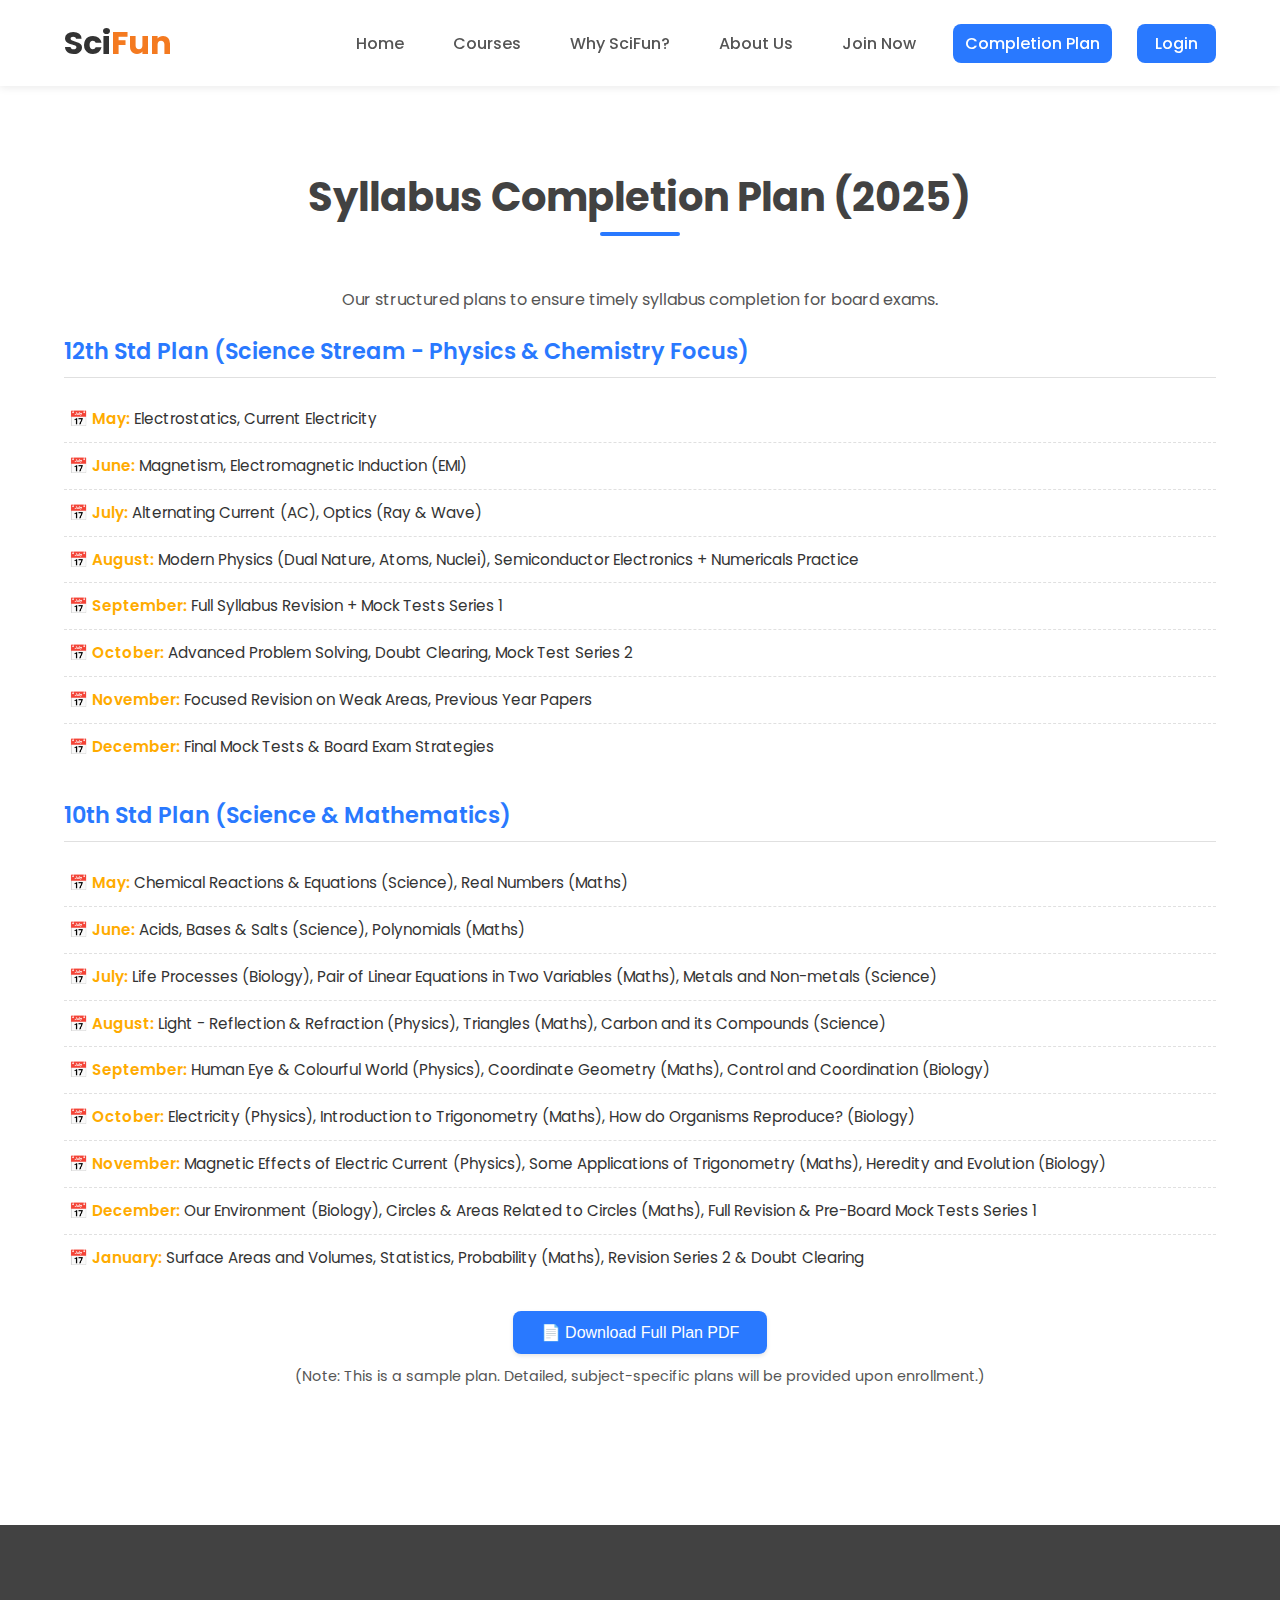
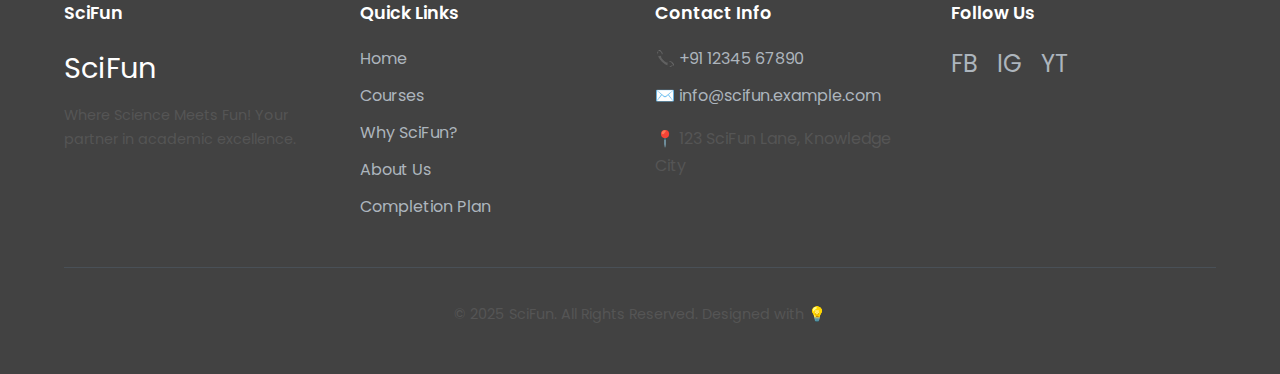
<file: completion-plan.html>
<!DOCTYPE html>
<html lang="en">
<head>
    <meta charset="UTF-8">
    <meta name="viewport" content="width=device-width, initial-scale=1.0">
    <title>Syllabus Completion Plan - SciFun</title>
    <link rel="stylesheet" href="style.css">
</head>
<body>
    <header class="navbar">
        <div class="container">
            <a href="index.html" class="logo">Sci<span>Fun</span></a>
            <button class="nav-toggle" aria-label="Toggle navigation">☰</button>
                      <nav>
                <ul>
                    <li><a href="index.html">Home</a></li>
                    <li><a href="courses.html">Courses</a></li>
                    <li><a href="why-scifun.html">Why SciFun?</a></li>
                    <li><a href="about.html">About Us</a></li> <!-- Added this line -->
                    <li><a href="join-now.html">Join Now</a></li>
                    <li><a href="completion-plan.html">Completion Plan</a></li>
                    <li><a href="login.html" id="navLoginDashboard" class="login-btn">Login</a></li>
                </ul>
            </nav>
        </div>
    </header>

    <main class="container section">
        <h1 class="section-title">Syllabus Completion Plan (2025)</h1>
        <p style="text-align:center;">Our structured plans to ensure timely syllabus completion for board exams.</p>

        <section class="plan-section" id="plan-12th">
            <h3>12th Std Plan (Science Stream - Physics & Chemistry Focus)</h3>
            <ul>
                <li><strong>📅 May:</strong> Electrostatics, Current Electricity</li>
                <li><strong>📅 June:</strong> Magnetism, Electromagnetic Induction (EMI)</li>
                <li><strong>📅 July:</strong> Alternating Current (AC), Optics (Ray & Wave)</li>
                <li><strong>📅 August:</strong> Modern Physics (Dual Nature, Atoms, Nuclei), Semiconductor Electronics + Numericals Practice</li>
                <li><strong>📅 September:</strong> Full Syllabus Revision + Mock Tests Series 1</li>
                <li><strong>📅 October:</strong> Advanced Problem Solving, Doubt Clearing, Mock Test Series 2</li>
                <li><strong>📅 November:</strong> Focused Revision on Weak Areas, Previous Year Papers</li>
                <li><strong>📅 December:</strong> Final Mock Tests & Board Exam Strategies</li>
            </ul>
        </section>

        <section class="plan-section" id="plan-10th">
            <h3>10th Std Plan (Science & Mathematics)</h3>
            <ul>
                <li><strong>📅 May:</strong> Chemical Reactions & Equations (Science), Real Numbers (Maths)</li>
                <li><strong>📅 June:</strong> Acids, Bases & Salts (Science), Polynomials (Maths)</li>
                <li><strong>📅 July:</strong> Life Processes (Biology), Pair of Linear Equations in Two Variables (Maths), Metals and Non-metals (Science)</li>
                <li><strong>📅 August:</strong> Light - Reflection & Refraction (Physics), Triangles (Maths), Carbon and its Compounds (Science)</li>
                <li><strong>📅 September:</strong> Human Eye & Colourful World (Physics), Coordinate Geometry (Maths), Control and Coordination (Biology)</li>
                <li><strong>📅 October:</strong> Electricity (Physics), Introduction to Trigonometry (Maths), How do Organisms Reproduce? (Biology)</li>
                <li><strong>📅 November:</strong> Magnetic Effects of Electric Current (Physics), Some Applications of Trigonometry (Maths), Heredity and Evolution (Biology)</li>
                <li><strong>📅 December:</strong> Our Environment (Biology), Circles & Areas Related to Circles (Maths), Full Revision & Pre-Board Mock Tests Series 1</li>
                <li><strong>📅 January:</strong> Surface Areas and Volumes, Statistics, Probability (Maths), Revision Series 2 & Doubt Clearing</li>
            </ul>
        </section>

        <div style="text-align: center; margin-top: 30px;">
            <button class="btn btn-primary" id="downloadPlanBtn">📄 Download Full Plan PDF</button>
            <p style="font-size:0.9em; margin-top:10px;">(Note: This is a sample plan. Detailed, subject-specific plans will be provided upon enrollment.)</p>
        </div>
    </main>
<footer>
    <div class="container">
        <div class="footer-content">
            <div class="footer-column">
                <h4>SciFun</h4>
                <a href="index.html" class="logo" style="color:var(--white);font-size:1.8rem;">Sci<span>Fun</span></a>
                <p style="font-size:0.9rem; margin-top:10px;">Where Science Meets Fun! Your partner in academic excellence.</p>
            </div>
            <div class="footer-column">
                <h4>Quick Links</h4>
                <ul>
                    <li><a href="index.html">Home</a></li>
                    <li><a href="courses.html">Courses</a></li>
                    <li><a href="why-scifun.html">Why SciFun?</a></li>
                    <li><a href="about.html">About Us</a></li>
                    <li><a href="completion-plan.html">Completion Plan</a></li>
                </ul>
            </div>
            <div class="footer-column">
                <h4>Contact Info</h4>
                <ul>
                    <li><a href="tel:+911234567890">📞 +91 12345 67890</a></li>
                    <li><a href="mailto:info@scifun.example.com">✉️ info@scifun.example.com</a></li>
                    <li><p>📍 123 SciFun Lane, Knowledge City</p></li> <!-- Use <p> if not a link -->
                </ul>
            </div>
            <div class="footer-column">
                <h4>Follow Us</h4>
                <div class="footer-socials">
                    <!-- Replace with actual links and ideally SVG icons or FontAwesome -->
                    <a href="#" title="Facebook">FB</a>
                    <a href="#" title="Instagram">IG</a>
                    <a href="#" title="YouTube">YT</a>
                </div>
            </div>
        </div>
        <div class="footer-bottom">
            <p>© 2025 SciFun. All Rights Reserved. Designed with 💡</p>
        </div>
    </div>
</footer>

    <script src="script.js"></script>
    <script>
        if (localStorage.getItem('userName')) {
            document.getElementById('navLoginDashboard').textContent = 'Dashboard';
            document.getElementById('navLoginDashboard').href = 'dashboard.html';
        }
    </script>
</body>
</html>
</file>
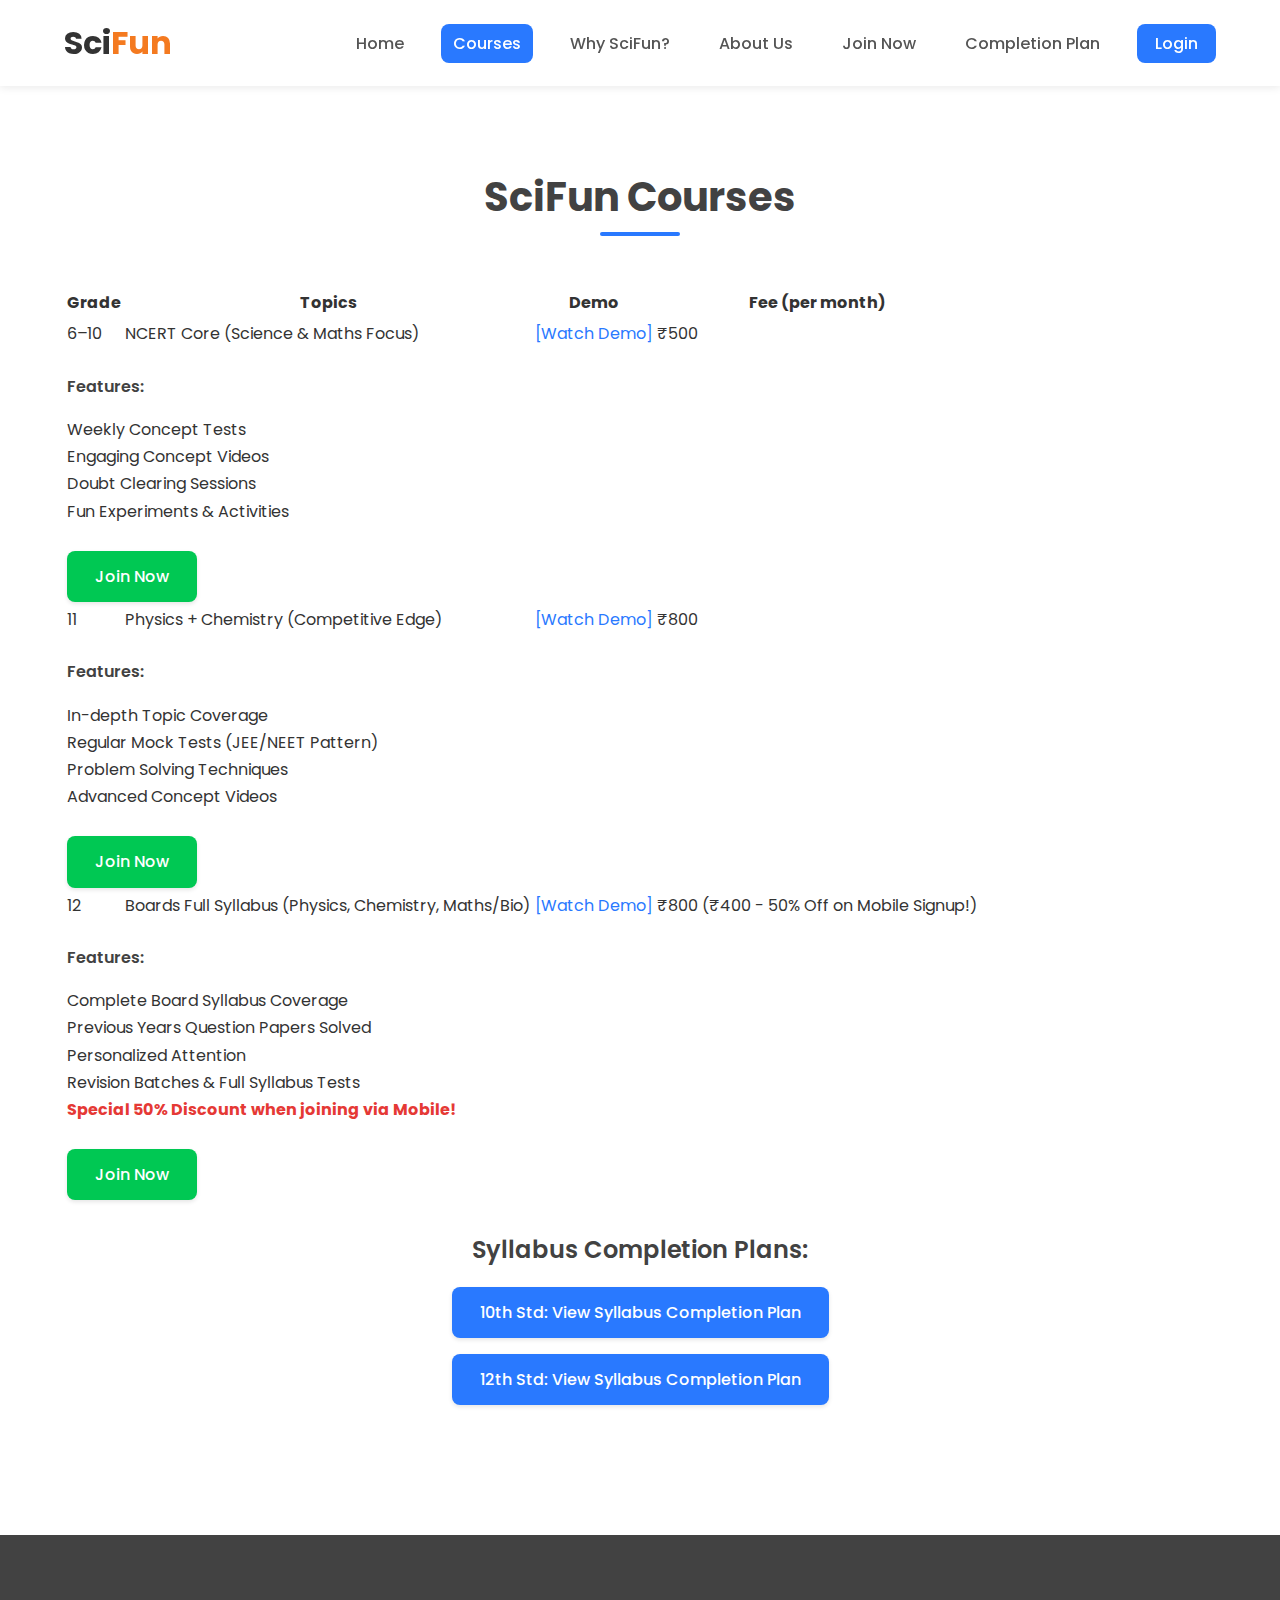
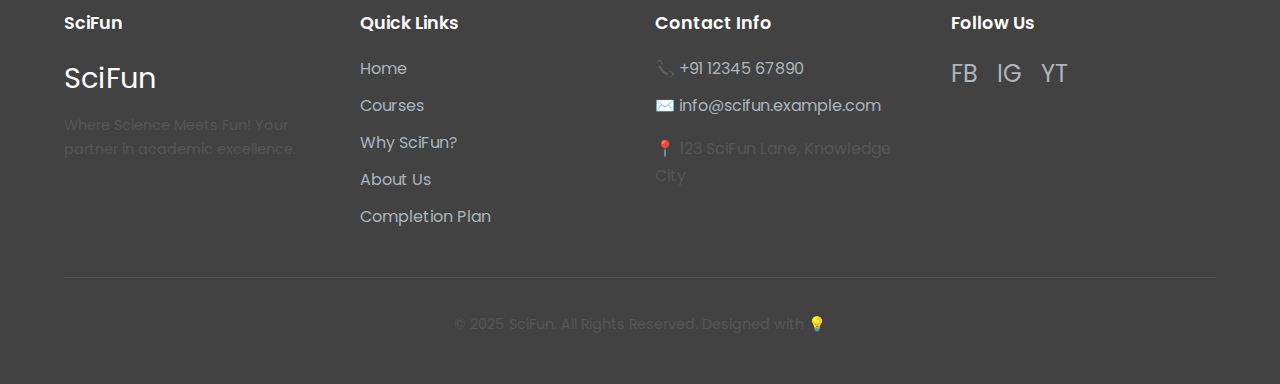
<file: courses.html>
<!DOCTYPE html>
<html lang="en">
<head>
    <meta charset="UTF-8">
    <meta name="viewport" content="width=device-width, initial-scale=1.0">
    <title>Our Courses - SciFun</title>
    <link rel="stylesheet" href="style.css">
</head>
<body>
    <header class="navbar">
        <div class="container">
            <a href="index.html" class="logo">Sci<span>Fun</span></a>
            <button class="nav-toggle" aria-label="Toggle navigation">☰</button>
                      <nav>
                <ul>
                    <li><a href="index.html">Home</a></li>
                    <li><a href="courses.html">Courses</a></li>
                    <li><a href="why-scifun.html">Why SciFun?</a></li>
                    <li><a href="about.html">About Us</a></li> <!-- Added this line -->
                    <li><a href="join-now.html">Join Now</a></li>
                    <li><a href="completion-plan.html">Completion Plan</a></li>
                    <li><a href="login.html" id="navLoginDashboard" class="login-btn">Login</a></li>
                </ul>
            </nav>
        </div>
    </header>

    <main class="container section">
        <h1 class="section-title">SciFun Courses</h1>

        <table class="courses-table">
            <thead>
                <tr>
                    <th>Grade</th>
                    <th>Topics</th>
                    <th>Demo</th>
                    <th>Fee (per month)</th>
                </tr>
            </thead>
            <tbody>
                <tr class="course-item-wrapper" data-course="6-10">
                    <td>6–10</td>
                    <td>NCERT Core (Science & Maths Focus)</td>
                    <td><a href="#" class="watch-demo-btn">[Watch Demo]</a></td>
                    <td>₹500</td>
                </tr>
                <tr>
                    <td colspan="4">
                        <div class="course-details">
                            <h4>Features:</h4>
                            <ul>
                                <li>Weekly Concept Tests</li>
                                <li>Engaging Concept Videos</li>
                                <li>Doubt Clearing Sessions</li>
                                <li>Fun Experiments & Activities</li>
                            </ul>
                            <a href="join-now.html?course=6-10" class="btn btn-secondary course-join-btn" style="margin-top:10px;">Join Now</a>
                        </div>
                    </td>
                </tr>

                <tr class="course-item-wrapper" data-course="11">
                    <td>11</td>
                    <td>Physics + Chemistry (Competitive Edge)</td>
                    <td><a href="#" class="watch-demo-btn">[Watch Demo]</a></td>
                    <td>₹800</td>
                </tr>
                 <tr>
                    <td colspan="4">
                        <div class="course-details">
                            <h4>Features:</h4>
                            <ul>
                                <li>In-depth Topic Coverage</li>
                                <li>Regular Mock Tests (JEE/NEET Pattern)</li>
                                <li>Problem Solving Techniques</li>
                                <li>Advanced Concept Videos</li>
                            </ul>
                            <a href="join-now.html?course=11" class="btn btn-secondary course-join-btn" style="margin-top:10px;">Join Now</a>
                        </div>
                    </td>
                </tr>

                <tr class="course-item-wrapper" data-course="12">
                    <td>12</td>
                    <td>Boards Full Syllabus (Physics, Chemistry, Maths/Bio)</td>
                    <td><a href="#" class="watch-demo-btn">[Watch Demo]</a></td>
                    <td>₹800 <span class="discount-note"> (₹400 - 50% Off on Mobile Signup!)</span></td>
                </tr>
                 <tr>
                    <td colspan="4">
                        <div class="course-details">
                            <h4>Features:</h4>
                            <ul>
                                <li>Complete Board Syllabus Coverage</li>
                                <li>Previous Years Question Papers Solved</li>
                                <li>Personalized Attention</li>
                                <li>Revision Batches & Full Syllabus Tests</li>
                                <li style="color: var(--danger-color); font-weight: bold;">Special 50% Discount when joining via Mobile!</li>
                            </ul>
                            <a href="join-now.html?course=12" class="btn btn-secondary course-join-btn" style="margin-top:10px;">Join Now</a>
                        </div>
                    </td>
                </tr>
            </tbody>
        </table>

        <div class="schedule-links" style="margin-top: 30px; text-align: center;">
            <h3>Syllabus Completion Plans:</h3>
            <p><a href="completion-plan.html#plan-10th" class="btn btn-primary">10th Std: View Syllabus Completion Plan</a></p>
            <p><a href="completion-plan.html#plan-12th" class="btn btn-primary">12th Std: View Syllabus Completion Plan</a></p>
        </div>
    </main>

   <footer>
    <div class="container">
        <div class="footer-content">
            <div class="footer-column">
                <h4>SciFun</h4>
                <a href="index.html" class="logo" style="color:var(--white);font-size:1.8rem;">Sci<span>Fun</span></a>
                <p style="font-size:0.9rem; margin-top:10px;">Where Science Meets Fun! Your partner in academic excellence.</p>
            </div>
            <div class="footer-column">
                <h4>Quick Links</h4>
                <ul>
                    <li><a href="index.html">Home</a></li>
                    <li><a href="courses.html">Courses</a></li>
                    <li><a href="why-scifun.html">Why SciFun?</a></li>
                    <li><a href="about.html">About Us</a></li>
                    <li><a href="completion-plan.html">Completion Plan</a></li>
                </ul>
            </div>
            <div class="footer-column">
                <h4>Contact Info</h4>
                <ul>
                    <li><a href="tel:+911234567890">📞 +91 12345 67890</a></li>
                    <li><a href="mailto:info@scifun.example.com">✉️ info@scifun.example.com</a></li>
                    <li><p>📍 123 SciFun Lane, Knowledge City</p></li> <!-- Use <p> if not a link -->
                </ul>
            </div>
            <div class="footer-column">
                <h4>Follow Us</h4>
                <div class="footer-socials">
                    <!-- Replace with actual links and ideally SVG icons or FontAwesome -->
                    <a href="#" title="Facebook">FB</a>
                    <a href="#" title="Instagram">IG</a>
                    <a href="#" title="YouTube">YT</a>
                </div>
            </div>
        </div>
        <div class="footer-bottom">
            <p>© 2025 SciFun. All Rights Reserved. Designed with 💡</p>
        </div>
    </div>
</footer>
    <script src="script.js"></script>
    <script>
        if (localStorage.getItem('userName')) {
            document.getElementById('navLoginDashboard').textContent = 'Dashboard';
            document.getElementById('navLoginDashboard').href = 'dashboard.html';
        }
    </script>
</body>
</html>
</file>
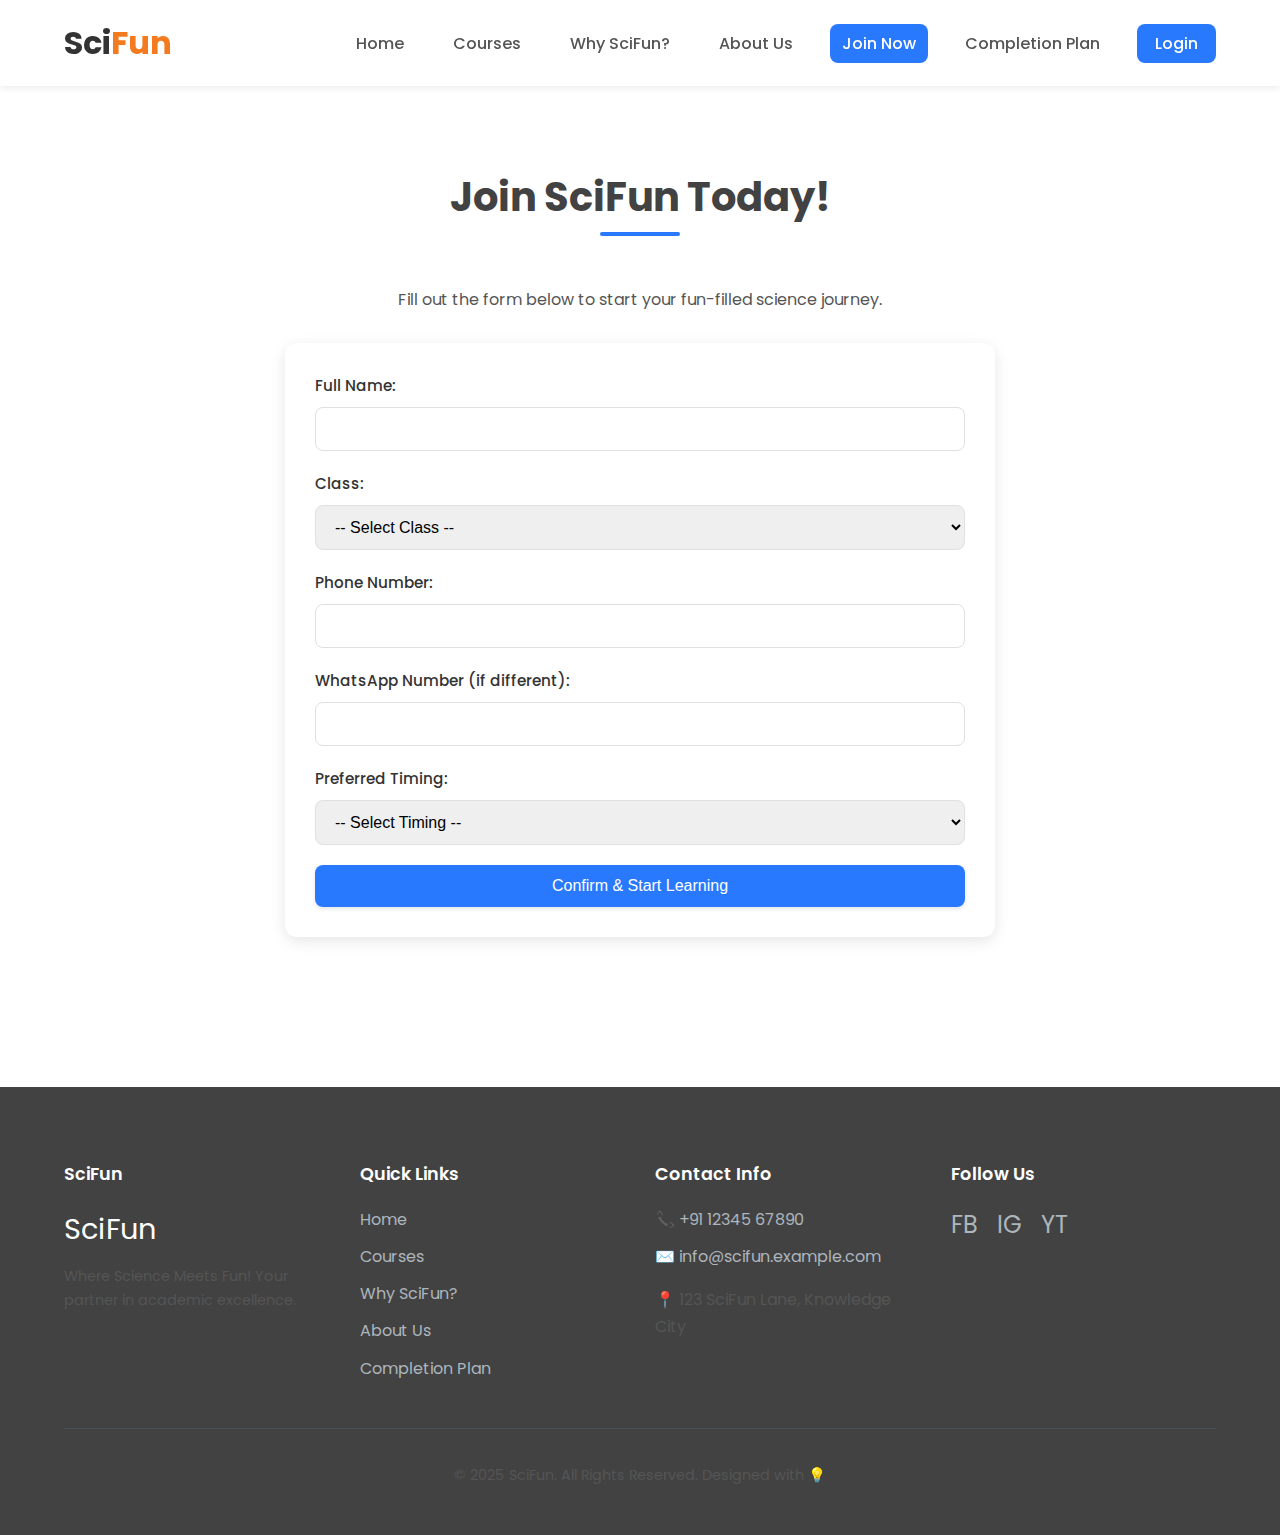
<file: join-now.html>
<!DOCTYPE html>
<html lang="en">
<head>
    <meta charset="UTF-8">
    <meta name="viewport" content="width=device-width, initial-scale=1.0">
    <title>Join Now - SciFun</title>
    <link rel="stylesheet" href="style.css">
</head>
<body>
    <header class="navbar">
        <div class="container">
            <a href="index.html" class="logo">Sci<span>Fun</span></a>
            <button class="nav-toggle" aria-label="Toggle navigation">☰</button>
                   <nav>
                <ul>
                    <li><a href="index.html">Home</a></li>
                    <li><a href="courses.html">Courses</a></li>
                    <li><a href="why-scifun.html">Why SciFun?</a></li>
                    <li><a href="about.html">About Us</a></li> <!-- Added this line -->
                    <li><a href="join-now.html">Join Now</a></li>
                    <li><a href="completion-plan.html">Completion Plan</a></li>
                    <li><a href="login.html" id="navLoginDashboard" class="login-btn">Login</a></li>
                </ul>
            </nav>
        </div>
    </header>

    <main class="container section">
        <h1 class="section-title">Join SciFun Today!</h1>
        <p style="text-align:center;">Fill out the form below to start your fun-filled science journey.</p>

        <div class="form-container">
            <div id="discountMessage" class="discount-applied-message" style="display: none;">
                🌟 50% Discount Applied for 12th Std Mobile Signup!
            </div>
            <form id="joinNowForm">
                <div class="form-group">
                    <label for="name">Full Name:</label>
                    <input type="text" id="name" name="name" required>
                </div>
                <div class="form-group">
                    <label for="studentClass">Class:</label>
                    <select id="studentClass" name="studentClass" required>
                        <option value="">-- Select Class --</option>
                        <option value="6">Grade 6</option>
                        <option value="7">Grade 7</option>
                        <option value="8">Grade 8</option>
                        <option value="9">Grade 9</option>
                        <option value="10">Grade 10</option>
                        <option value="11">Grade 11</option>
                        <option value="12">Grade 12</option>
                    </select>
                </div>
                <div class="form-group">
                    <label for="phone">Phone Number:</label>
                    <input type="tel" id="phone" name="phone" pattern="[0-9]{10}" title="Please enter a 10-digit phone number" required>
                </div>
                <div class="form-group">
                    <label for="whatsapp">WhatsApp Number (if different):</label>
                    <input type="tel" id="whatsapp" name="whatsapp" pattern="[0-9]{10}" title="Please enter a 10-digit WhatsApp number">
                </div>
                <div class="form-group">
                    <label for="timing">Preferred Timing:</label>
                    <select id="timing" name="timing" required>
                        <option value="">-- Select Timing --</option>
                        <option value="morning">Morning (8 AM - 12 PM)</option>
                        <option value="afternoon">Afternoon (1 PM - 5 PM)</option>
                        <option value="evening">Evening (5 PM - 8 PM)</option>
                    </select>
                </div>
                <button type="submit" class="btn btn-primary btn-block">Confirm & Start Learning</button>
            </form>
        </div>
    </main>

    <footer>
    <div class="container">
        <div class="footer-content">
            <div class="footer-column">
                <h4>SciFun</h4>
                <a href="index.html" class="logo" style="color:var(--white);font-size:1.8rem;">Sci<span>Fun</span></a>
                <p style="font-size:0.9rem; margin-top:10px;">Where Science Meets Fun! Your partner in academic excellence.</p>
            </div>
            <div class="footer-column">
                <h4>Quick Links</h4>
                <ul>
                    <li><a href="index.html">Home</a></li>
                    <li><a href="courses.html">Courses</a></li>
                    <li><a href="why-scifun.html">Why SciFun?</a></li>
                    <li><a href="about.html">About Us</a></li>
                    <li><a href="completion-plan.html">Completion Plan</a></li>
                </ul>
            </div>
            <div class="footer-column">
                <h4>Contact Info</h4>
                <ul>
                    <li><a href="tel:+911234567890">📞 +91 12345 67890</a></li>
                    <li><a href="mailto:info@scifun.example.com">✉️ info@scifun.example.com</a></li>
                    <li><p>📍 123 SciFun Lane, Knowledge City</p></li> <!-- Use <p> if not a link -->
                </ul>
            </div>
            <div class="footer-column">
                <h4>Follow Us</h4>
                <div class="footer-socials">
                    <!-- Replace with actual links and ideally SVG icons or FontAwesome -->
                    <a href="#" title="Facebook">FB</a>
                    <a href="#" title="Instagram">IG</a>
                    <a href="#" title="YouTube">YT</a>
                </div>
            </div>
        </div>
        <div class="footer-bottom">
            <p>© 2025 SciFun. All Rights Reserved. Designed with 💡</p>
        </div>
    </div>
</footer>

    <script src="script.js"></script>
    <script>
        if (localStorage.getItem('userName')) {
            document.getElementById('navLoginDashboard').textContent = 'Dashboard';
            document.getElementById('navLoginDashboard').href = 'dashboard.html';
        }

        // Check for query params to pre-select course and show discount
        const urlParams = new URLSearchParams(window.location.search);
        const courseParam = urlParams.get('course');
        const discountParam = urlParams.get('discount'); // For mobile banner click
        const gradeParam = urlParams.get('grade'); // For mobile banner click

        const classDropdownJoin = document.getElementById('studentClass');
        const discountMessageJoin = document.getElementById('discountMessage');

        if (courseParam) {
            if (courseParam === '12') {
                classDropdownJoin.value = '12';
            } else if (courseParam === '11') {
                classDropdownJoin.value = '11';
            } // Add other grades if needed
        }
        
        // From mobile banner click
        if (gradeParam === '12' && discountParam === 'true'){
            classDropdownJoin.value = '12';
             // Simulate mobile detection (since direct JS mobile detection can be tricky for this prototype logic)
            const isMobileForDiscount = true; // Assume it's mobile if this param is present
            if (isMobileForDiscount) {
                 discountMessageJoin.style.display = 'block';
            }
        }


        // Re-trigger discount check on page load if 12th is selected
        const isMobile = window.innerWidth <= 768;
        if (classDropdownJoin.value === '12' && (isMobile || discountParam === 'true')) {
            discountMessageJoin.style.display = 'block';
        }

    </script>
</body>
</html>
</file>
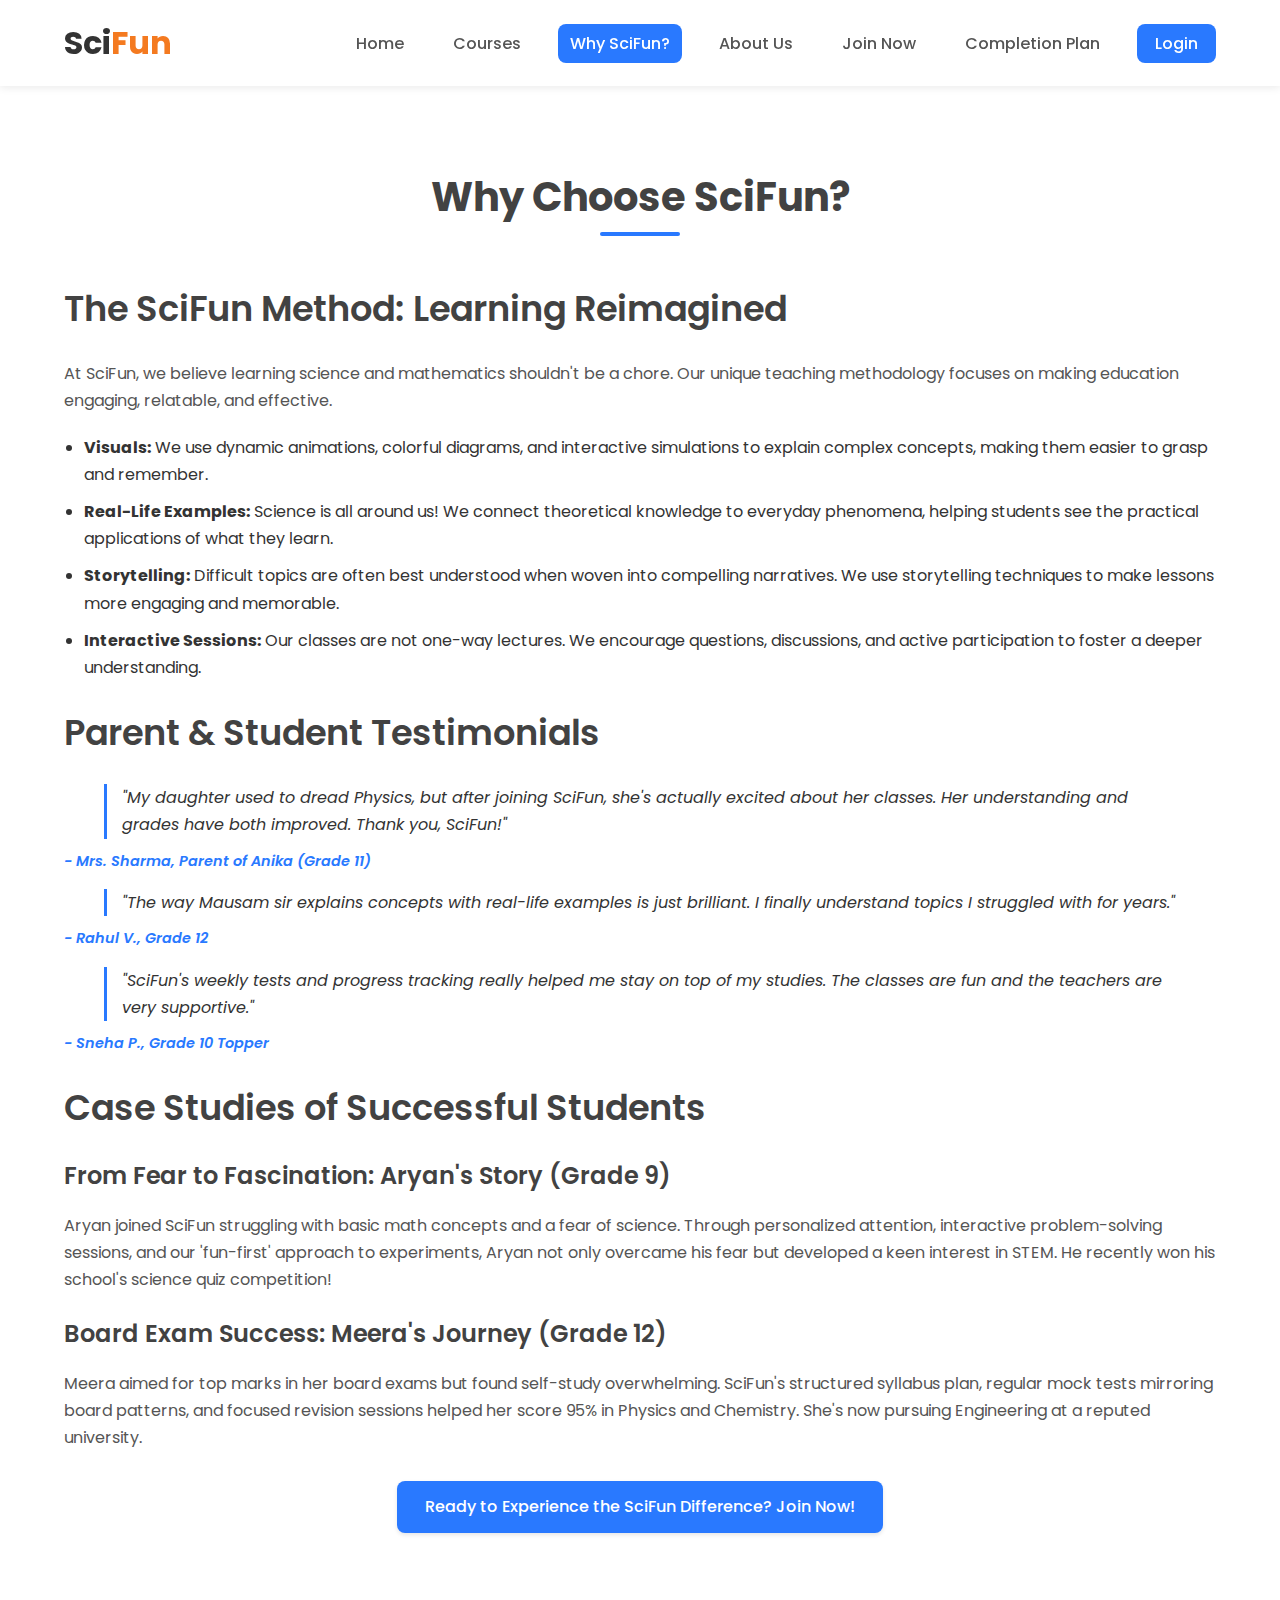
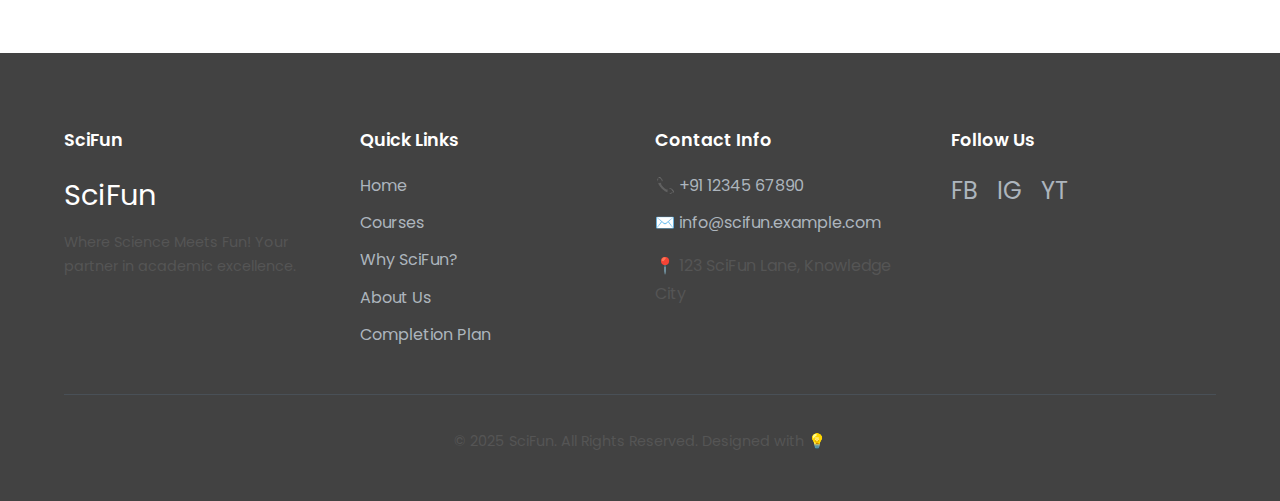
<file: why-scifun.html>
<!DOCTYPE html>
<html lang="en">
<head>
    <meta charset="UTF-8">
    <meta name="viewport" content="width=device-width, initial-scale=1.0">
    <title>Why SciFun? - SciFun</title>
    <link rel="stylesheet" href="style.css">
</head>
<body>
    <header class="navbar">
        <div class="container">
            <a href="index.html" class="logo">Sci<span>Fun</span></a>
            <button class="nav-toggle" aria-label="Toggle navigation">☰</button>
                        <nav>
                <ul>
                    <li><a href="index.html">Home</a></li>
                    <li><a href="courses.html">Courses</a></li>
                    <li><a href="why-scifun.html">Why SciFun?</a></li>
                    <li><a href="about.html">About Us</a></li> <!-- Added this line -->
                    <li><a href="join-now.html">Join Now</a></li>
                    <li><a href="completion-plan.html">Completion Plan</a></li>
                    <li><a href="login.html" id="navLoginDashboard" class="login-btn">Login</a></li>
                </ul>
            </nav>
        </div>
    </header>

    <main class="container section">
        <h1 class="section-title">Why Choose SciFun?</h1>

        <section class="scifun-method">
            <h2>The SciFun Method: Learning Reimagined</h2>
            <p>At SciFun, we believe learning science and mathematics shouldn't be a chore. Our unique teaching methodology focuses on making education engaging, relatable, and effective.</p>
            <ul>
                <li><strong>Visuals:</strong> We use dynamic animations, colorful diagrams, and interactive simulations to explain complex concepts, making them easier to grasp and remember.</li>
                <li><strong>Real-Life Examples:</strong> Science is all around us! We connect theoretical knowledge to everyday phenomena, helping students see the practical applications of what they learn.</li>
                <li><strong>Storytelling:</strong> Difficult topics are often best understood when woven into compelling narratives. We use storytelling techniques to make lessons more engaging and memorable.</li>
                <li><strong>Interactive Sessions:</strong> Our classes are not one-way lectures. We encourage questions, discussions, and active participation to foster a deeper understanding.</li>
            </ul>
        </section>

        <section class="testimonials-section">
            <h2>Parent & Student Testimonials</h2>
            <div class="testimonial-item">
                <blockquote>"My daughter used to dread Physics, but after joining SciFun, she's actually excited about her classes. Her understanding and grades have both improved. Thank you, SciFun!"</blockquote>
                <cite>- Mrs. Sharma, Parent of Anika (Grade 11)</cite>
            </div>
            <div class="testimonial-item">
                <blockquote>"The way Mausam sir explains concepts with real-life examples is just brilliant. I finally understand topics I struggled with for years."</blockquote>
                <cite>- Rahul V., Grade 12</cite>
            </div>
            <div class="testimonial-item">
                <blockquote>"SciFun's weekly tests and progress tracking really helped me stay on top of my studies. The classes are fun and the teachers are very supportive."</blockquote>
                <cite>- Sneha P., Grade 10 Topper</cite>
            </div>
        </section>

        <section class="case-studies">
            <h2>Case Studies of Successful Students</h2>
            <div class="case-study">
                <h3>From Fear to Fascination: Aryan's Story (Grade 9)</h3>
                <p>Aryan joined SciFun struggling with basic math concepts and a fear of science. Through personalized attention, interactive problem-solving sessions, and our 'fun-first' approach to experiments, Aryan not only overcame his fear but developed a keen interest in STEM. He recently won his school's science quiz competition!</p>
            </div>
            <div class="case-study">
                <h3>Board Exam Success: Meera's Journey (Grade 12)</h3>
                <p>Meera aimed for top marks in her board exams but found self-study overwhelming. SciFun's structured syllabus plan, regular mock tests mirroring board patterns, and focused revision sessions helped her score 95% in Physics and Chemistry. She's now pursuing Engineering at a reputed university.</p>
            </div>
        </section>
        <div style="text-align: center; margin-top: 30px;">
            <a href="join-now.html" class="btn btn-primary">Ready to Experience the SciFun Difference? Join Now!</a>
        </div>
    </main>

<footer>
    <div class="container">
        <div class="footer-content">
            <div class="footer-column">
                <h4>SciFun</h4>
                <a href="index.html" class="logo" style="color:var(--white);font-size:1.8rem;">Sci<span>Fun</span></a>
                <p style="font-size:0.9rem; margin-top:10px;">Where Science Meets Fun! Your partner in academic excellence.</p>
            </div>
            <div class="footer-column">
                <h4>Quick Links</h4>
                <ul>
                    <li><a href="index.html">Home</a></li>
                    <li><a href="courses.html">Courses</a></li>
                    <li><a href="why-scifun.html">Why SciFun?</a></li>
                    <li><a href="about.html">About Us</a></li>
                    <li><a href="completion-plan.html">Completion Plan</a></li>
                </ul>
            </div>
            <div class="footer-column">
                <h4>Contact Info</h4>
                <ul>
                    <li><a href="tel:+911234567890">📞 +91 12345 67890</a></li>
                    <li><a href="mailto:info@scifun.example.com">✉️ info@scifun.example.com</a></li>
                    <li><p>📍 123 SciFun Lane, Knowledge City</p></li> <!-- Use <p> if not a link -->
                </ul>
            </div>
            <div class="footer-column">
                <h4>Follow Us</h4>
                <div class="footer-socials">
                    <!-- Replace with actual links and ideally SVG icons or FontAwesome -->
                    <a href="#" title="Facebook">FB</a>
                    <a href="#" title="Instagram">IG</a>
                    <a href="#" title="YouTube">YT</a>
                </div>
            </div>
        </div>
        <div class="footer-bottom">
            <p>© 2025 SciFun. All Rights Reserved. Designed with 💡</p>
        </div>
    </div>
</footer>

    <script src="script.js"></script>
    <script>
        if (localStorage.getItem('userName')) {
            document.getElementById('navLoginDashboard').textContent = 'Dashboard';
            document.getElementById('navLoginDashboard').href = 'dashboard.html';
        }
    </script>
</body>
</html>
</file>
<file: style.css>
/* Global Styles - Inspired by EduTEST's clean look */
@import url('https://fonts.googleapis.com/css2?family=Poppins:wght@300;400;500;600;700&display=swap');

:root {
    --primary-color: #2979FF; /* Brighter, modern blue */
    --secondary-color: #00C853; /* Vibrant green */
    --accent-color: #FFAB00; /* Softer, engaging orange */
    --text-color: #333;
    --text-color-light: #555;
    --light-gray: #f7f9fc; /* Lighter background gray */
    --medium-gray: #e0e0e0;
    --dark-gray: #424242; /* For footer text and headings */
    --white: #fff;
    --danger-color: #e53935; /* Slightly softer red */
    --success-color: #4CAF50; /* Standard success green */
    --font-sans: 'Poppins', sans-serif;
    --border-radius-sm: 4px;
    --border-radius-md: 8px;
    --border-radius-lg: 12px;
    --box-shadow-light: 0 2px 8px rgba(0,0,0,0.08);
    --box-shadow-md: 0 4px 15px rgba(0,0,0,0.1);
      /* ... existing variables ... */
    --logo-sci-color: #0D233F; /* Dark Navy Blue from image */
    --logo-fun-orange: #F47A20; /* Orange from image */
    --logo-fun-pink: #E73F5A;   /* Reddish-pink from image */
    --logo-education-color: #0D233F; /* Same as SCI part */
    /* ... rest of your variables ... */
}

body {
    font-family: var(--font-sans);
    line-height: 1.7;
    margin: 0;
    padding: 0;
    color: var(--text-color);
    background-color: var(--white); /* Base background */
    font-weight: 400;
}

.container {
    width: 90%;
    max-width: 1170px; /* Slightly wider for modern layouts */
    margin: auto;
    overflow: hidden;
    padding: 0 15px; /* Reduced padding for wider max-width */
}

h1, h2, h3, h4, h5, h6 {
    color: var(--dark-gray); /* Darker, more readable headings */
    margin-bottom: 0.8em;
    font-weight: 600;
}

h1 { font-size: 2.8rem; line-height: 1.2; } /* Larger H1 */
h2 { font-size: 2.2rem; line-height: 1.3; }
h3 { font-size: 1.5rem; line-height: 1.4; }

p {
    margin-bottom: 1.2em;
    color: var(--text-color-light);
}

a {
    color: var(--primary-color);
    text-decoration: none;
    transition: color 0.3s ease;
}

a:hover {
    color: var(--accent-color);
    text-decoration: none; /* Often cleaner without underline on hover */
}

img {
    max-width: 100%;
    height: auto;
    border-radius: var(--border-radius-sm); /* Slight rounding for images */
}

ul {
    list-style: none;
    padding: 0;
}

/* Navigation - Inspired by EduTEST's clean navbar */
.navbar {
    background: var(--white);
    color: var(--text-color); /* Text color for light background */
    padding: 1rem 0;
    position: sticky;
    top: 0;
    z-index: 1000;
    box-shadow: var(--box-shadow-light); /* Subtle shadow */
}

.navbar .container {
    display: flex;
    justify-content: space-between;
    align-items: center;
}

.navbar .logo {
    font-size: 2rem; /* Larger logo */
    font-weight: 700;
    color: #333;
}

.navbar .logo span {
    color: #f47a20
}

.navbar nav ul {
    display: flex;
    list-style: none;
    padding: 0;
    margin: 0;
}

.navbar nav ul li {
    margin-left: 25px; /* Increased spacing */
}

.navbar nav ul li a {
    color: var(--text-color-light);
    text-decoration: none;
    font-weight: 500; /* Medium weight for nav links */
    padding: 8px 12px;
    border-radius: var(--border-radius-md);
    transition: background-color 0.3s ease, color 0.3s ease;
}

.navbar nav ul li a:hover,
.navbar nav ul li a.active {
    background-color: var(--primary-color);
    color: var(--white);
}
/* Special styling for login/dashboard button like "Sign In" */
.navbar nav ul li a#navLoginDashboard.login-btn,
.navbar nav ul li a#navLoginDashboard.dashboard-btn {
    background-color: var(--primary-color);
    color: var(--white);
    padding: 8px 18px;
}
.navbar nav ul li a#navLoginDashboard.login-btn:hover,
.navbar nav ul li a#navLoginDashboard.dashboard-btn:hover {
    background-color: #1e63e0; /* Darker primary */
}


.nav-toggle {
    display: none;
    background: none;
    border: none;
    color: var(--primary-color); /* Match new primary color */
    font-size: 1.8rem; /* Larger toggle */
    cursor: pointer;
}


/* Buttons - Modernized button styles */
.btn {
    display: inline-block;
    background: var(--accent-color);
    color: var(--white);
    padding: 12px 28px; /* More padding */
    border: none;
    border-radius: var(--border-radius-md);
    cursor: pointer;
    text-decoration: none;
    font-size: 1rem;
    font-weight: 500;
    transition: background-color 0.3s ease, transform 0.2s ease;
    box-shadow: 0 2px 4px rgba(0,0,0,0.1);
    text-align: center;
}

.btn:hover {
    background: #e68a00; /* Darker accent */
    color: var(--white);
    transform: translateY(-2px); /* Subtle lift effect */
}

.btn-primary {
    background: var(--primary-color);
}
.btn-primary:hover {
    background: #1e63e0; /* Darker primary */
}

.btn-secondary {
    background: var(--secondary-color);
}
.btn-secondary:hover {
    background: #00b048; /* Darker secondary */
}

.btn-danger {
    background: var(--danger-color);
}
.btn-danger:hover {
    background: #c92a21;
}


.btn-block {
    display: block;
    width: 100%;
}
.btn-sm {
    padding: 8px 18px;
    font-size: 0.9rem;
}


/* Hero Section - Cleaner, brighter hero */
.hero {
    /* background: linear-gradient(135deg, var(--primary-color) 0%, var(--secondary-color) 100%); */
    background-color: var(--light-gray); /* Light background, can add subtle gradient or image */
    padding: 60px 0; /* Adjusted padding */
    text-align: center;
    position: relative;
    overflow: hidden; /* For potential decorative elements */
}
.hero-content-wrapper { /* To allow for two-column layout */
    display: flex;
    align-items: center;
    justify-content: space-between;
    gap: 40px;
    text-align: left; /* Align text left for two-column */
}
.hero-text {
    max-width: 55%; /* Adjust as needed */
}
.hero-image-placeholder { /* For an illustrative graphic */
    max-width: 40%;
    height: 300px; /* Adjust as needed */
    background: #e0e7ff url('https://via.placeholder.com/400x300?text=SciFun+Illustration') center center no-repeat;
    background-size: cover;
    border-radius: var(--border-radius-lg);
}


.hero h1 {
    font-size: 3.2rem; /* Larger hero title */
    margin-bottom: 0.5rem;
    color: var(--primary-color); /* Use primary color for heading */
    font-weight: 700;
}

.hero .tagline {
    font-size: 1.4rem; /* Slightly larger tagline */
    margin-bottom: 1.5rem;
    color: var(--text-color-light);
}

.mobile-banner {
    background: var(--danger-color);
    color: var(--white);
    padding: 12px;
    text-align: center;
    margin-bottom: 20px;
    border-radius: var(--border-radius-md);
    font-size: 0.95rem;
    /* display: none; Will be controlled by media query */
}
.mobile-banner p {
    margin: 0 0 8px 0;
    font-weight: 500;
    color: var(--white);
}

/* General Section Styling */
.section {
    padding: 60px 0; /* Increased padding */
}
.section-bg-light { /* For alternating section backgrounds */
    background-color: var(--light-gray);
}

.section-title {
    text-align: center;
    margin-bottom: 50px; /* Increased margin */
    font-size: 2.5rem; /* Larger section titles */
    font-weight: 700;
    position: relative;
    padding-bottom: 15px;
}
/* Underline effect for section titles */
.section-title::after {
    content: '';
    position: absolute;
    display: block;
    width: 80px;
    height: 4px;
    background: var(--primary-color);
    bottom: 0;
    left: 50%;
    transform: translateX(-50%);
    border-radius: 2px;
}


/* Card Styling - Consistent card design like EduTEST */
.card {
    background: var(--white);
    border-radius: var(--border-radius-lg); /* More rounded */
    box-shadow: var(--box-shadow-md);
    padding: 25px; /* More padding */
    transition: transform 0.3s ease, box-shadow 0.3s ease;
    height: 100%; /* For equal height in grids */
    display: flex;
    flex-direction: column;
}
.card:hover {
    transform: translateY(-5px);
    box-shadow: 0 8px 25px rgba(0,0,0,0.12);
}
.card h3 {
    font-size: 1.3rem;
    color: var(--primary-color);
    margin-top: 0;
    margin-bottom: 10px;
}
.card p {
    font-size: 0.95rem;
    flex-grow: 1; /* Allows description to take space before button */
    margin-bottom: 15px;
}
.card .btn {
    margin-top: auto; /* Pushes button to bottom if card flex */
}

/* Features Section (using .card) */
.features-grid {
    display: grid;
    grid-template-columns: repeat(auto-fit, minmax(280px, 1fr)); /* Responsive grid */
    gap: 30px;
    text-align: left; /* Align text left in cards */
}
.feature-item .icon-placeholder { /* Placeholder for icons */
    font-size: 2.5rem;
    color: var(--primary-color);
    margin-bottom: 15px;
    background-color: #e0e7ff; /* Light blue bg for icon */
    width: 60px;
    height: 60px;
    display: flex;
    align-items: center;
    justify-content: center;
    border-radius: 50%;
}

/* Courses Preview (using .card) */
.courses-preview-grid {
    display: grid;
    grid-template-columns: repeat(auto-fit, minmax(300px, 1fr));
    gap: 30px;
}

/* Testimonials (using .card) */
.testimonials-carousel {
    /* Basic styling, actual carousel needs JS */
    display: grid;
    grid-template-columns: repeat(auto-fit, minmax(300px, 1fr));
    gap: 25px;
}
.testimonial-item blockquote {
    font-style: italic;
    margin-bottom: 10px;
    font-size: 1rem;
    border-left: 3px solid var(--primary-color);
    padding-left: 15px;
}
.testimonial-item cite {
    font-weight: 600;
    color: var(--primary-color);
    display: block;
    margin-top: 10px;
    font-size: 0.9rem;
}

/* Courses Page - Reimagined with cards instead of table */
.courses-list {
    display: grid;
    grid-template-columns: repeat(auto-fit, minmax(320px, 1fr));
    gap: 30px;
}
.course-item-card { /* Extends .card */
    text-align: left;
}
.course-item-card .course-grade {
    font-size: 1.1rem;
    font-weight: 600;
    color: var(--dark-gray);
    margin-bottom: 5px;
}
.course-item-card .course-topics {
    font-size: 1rem;
    font-weight: 500;
    color: var(--primary-color);
    margin-bottom: 15px;
}
.course-item-card .course-fee {
    font-size: 1.4rem;
    font-weight: 600;
    color: var(--secondary-color);
    margin-bottom: 10px;
}
.course-item-card .discount-note {
    font-size: 0.85em;
    color: var(--danger-color);
    display: block;
    margin-top: -5px;
    margin-bottom: 10px;
}
.course-item-card .course-features-list {
    padding-left: 0;
    list-style: none;
    margin-bottom: 20px;
}
.course-item-card .course-features-list li {
    font-size: 0.9rem;
    margin-bottom: 8px;
    padding-left: 20px;
    position: relative;
}
.course-item-card .course-features-list li::before {
    content: '✓'; /* Checkmark icon */
    color: var(--secondary-color);
    position: absolute;
    left: 0;
    font-weight: bold;
}
.course-item-card .demo-link {
    display: inline-block;
    margin-bottom: 15px;
    font-weight: 500;
}

.schedule-links {
    margin-top: 40px;
    text-align: center;
}
.schedule-links h3 {
    margin-bottom: 20px;
}
.schedule-links p { margin-bottom: 10px; }


/* Why SciFun Page */
.scifun-method ul, .case-studies ul {
    padding-left: 20px;
    list-style: disc; /* Revert to disc for these lists */
}
.scifun-method ul li, .case-studies ul li {
    margin-bottom: 10px;
}
.case-studies .case-study { /* Using .card style */
    margin-bottom: 20px;
}

/* Join Now Page Form - Modernized form */
.form-container {
    max-width: 650px; /* Wider form */
    margin: 30px auto;
    padding: 30px; /* More padding */
    background: var(--white); /* White background for form */
    border-radius: var(--border-radius-lg);
    box-shadow: var(--box-shadow-md);
}
.form-group {
    margin-bottom: 20px; /* Increased spacing */
}
.form-group label {
    display: block;
    margin-bottom: 8px; /* Spacing for label */
    font-weight: 500;
    font-size: 0.95rem;
}
.form-group input[type="text"],
.form-group input[type="email"],
.form-group input[type="tel"],
.form-group select {
    width: 100%;
    padding: 12px 15px; /* More padding */
    border: 1px solid var(--medium-gray);
    border-radius: var(--border-radius-md);
    box-sizing: border-box;
    font-size: 1rem;
    transition: border-color 0.3s ease, box-shadow 0.3s ease;
}
.form-group input:focus, .form-group select:focus {
    border-color: var(--primary-color);
    box-shadow: 0 0 0 3px rgba(41, 121, 255, 0.2); /* Focus ring */
    outline: none;
}
.discount-applied-message {
    background-color: var(--success-color);
    color: white;
    padding: 12px;
    border-radius: var(--border-radius-md);
    text-align: center;
    margin-bottom: 20px;
    font-weight: 500;
    font-size: 1rem;
}

/* About Us Page */
.about-mausam {
    display: flex;
    gap: 30px; /* Increased gap */
    align-items: center; /* Center align items */
    margin-bottom: 40px;
}
.about-mausam img {
    width: 180px; /* Larger image */
    height: 180px;
    border-radius: 50%;
    object-fit: cover;
    box-shadow: var(--box-shadow-md);
}
.timeline-growth { margin-bottom: 40px; }
.timeline-item {
    margin-bottom: 20px;
    padding-left: 30px; /* More padding */
    position: relative;
    border-left: 3px solid var(--primary-color);
}
.timeline-item::before {
    content: '';
    position: absolute;
    left: -9px; /* Adjust for thicker border */
    top: 5px;
    width: 15px; /* Larger dot */
    height: 15px;
    border-radius: 50%;
    background: var(--primary-color);
    border: 2px solid var(--white); /* White border around dot */
}
.timeline-item strong {
    font-weight: 600;
    color: var(--primary-color);
}
.contact-socials a {
    margin-right: 15px;
    font-size: 1.8rem; /* Larger social icons */
    color: var(--primary-color);
}
.contact-socials a:hover { color: var(--accent-color); }


/* Login Page */
.login-container {
    max-width: 450px; /* Wider login box */
    margin: 60px auto;
    padding: 40px; /* More padding */
    text-align: center;
    background: var(--white);
    border-radius: var(--border-radius-lg);
    box-shadow: var(--box-shadow-md);
}
.login-container h2 { font-size: 1.8rem; }
.google-login-btn {
    background: #DB4437;
    color: white;
    padding: 12px 25px;
    border-radius: var(--border-radius-md);
    text-decoration: none;
    font-size: 1.05rem;
    font-weight: 500;
    display: inline-flex;
    align-items: center;
    gap: 12px; /* Increased gap */
    box-shadow: 0 2px 4px rgba(0,0,0,0.1);
    transition: background-color 0.3s ease, transform 0.2s ease;
}
.google-login-btn img { width: 22px; height: 22px; }
.google-login-btn:hover {
    background: #c33225;
    color: white;
    transform: translateY(-2px);
}

/* Student Dashboard - Using .card for dashboard items */
.dashboard-header {
    display: flex;
    justify-content: space-between;
    align-items: center;
    padding-bottom: 25px;
    margin-bottom: 30px;
    border-bottom: 1px solid var(--medium-gray);
}
.student-info { display: flex; align-items: center; gap: 20px; }
.student-info img {
    width: 70px; /* Larger photo */
    height: 70px;
    border-radius: 50%;
    object-fit: cover;
}
.student-info h2 { margin-bottom: 2px; font-size: 1.6rem;}
.student-info p { margin-top: 0; color: var(--text-color-light); font-size: 1rem;}

.dashboard-grid {
    display: grid;
    grid-template-columns: repeat(auto-fit, minmax(300px, 1fr));
    gap: 30px; /* Increased gap */
}
/* .dashboard-card is now .card from global styles */
.dashboard-card h3 { /* Specific to dashboard card titles */
    border-bottom: 1px solid var(--medium-gray);
    padding-bottom: 10px;
    margin-bottom: 15px;
    font-size: 1.2rem;
}
.dashboard-card ul li { margin-bottom: 10px; font-size: 0.95rem; }
.dashboard-card ul li strong { font-weight: 500; }
.dashboard-card .graph-placeholder {
    width: 100%;
    height: 220px; /* Taller placeholder */
    background: #e9ecef url('https://via.placeholder.com/300x220?text=Chart+Loading...') center center no-repeat;
    border-radius: var(--border-radius-md);
    display: flex;
    align-items: center;
    justify-content: center;
    color: var(--dark-gray);
    font-style: italic;
    font-size: 0.9rem;
}

/* Completion Plan Page */
.plan-section { /* Using .card style */
    margin-bottom: 30px;
}
.plan-section h3 {
    color: var(--primary-color);
    border-bottom: 1px solid var(--medium-gray);
    padding-bottom: 10px;
    font-size: 1.4rem;
}
.plan-section ul li {
    padding: 10px 5px;
    border-bottom: 1px dashed var(--medium-gray);
    font-size: 0.95rem;
}
.plan-section ul li:last-child { border-bottom: none; }
.plan-section ul li strong { color: var(--accent-color); font-weight: 600; }


/* Footer - Inspired by EduTEST footer */
footer {
    background: var(--dark-gray); /* Dark background for footer */
    color: #adb5bd; /* Lighter text for dark bg */
    padding: 50px 0 30px; /* More padding */
    margin-top: 60px;
}
.footer-content {
    display: grid;
    grid-template-columns: repeat(auto-fit, minmax(220px, 1fr));
    gap: 30px;
    margin-bottom: 30px;
}
.footer-column h4 {
    color: var(--white);
    font-size: 1.1rem;
    margin-bottom: 15px;
    font-weight: 600;
}
.footer-column ul li {
    margin-bottom: 10px;
}
.footer-column ul li a {
    color: #adb5bd;
    transition: color 0.3s ease, padding-left 0.3s ease;
}
.footer-column ul li a:hover {
    color: var(--white);
    padding-left: 5px; /* Slight indent on hover */
}
.footer-socials a {
    color: #adb5bd;
    font-size: 1.5rem; /* Social icon size */
    margin-right: 15px;
}
.footer-socials a:hover { color: var(--white); }
.footer-bottom {
    text-align: center;
    padding-top: 20px;
    border-top: 1px solid #495057; /* Separator line */
    font-size: 0.9rem;
}


/* Responsive Styles */
@media (max-width: 992px) { /* Tablet and below */
    .hero-content-wrapper {
        flex-direction: column;
        text-align: center;
    }
    .hero-text, .hero-image-placeholder {
        max-width: 100%;
    }
    .hero-image-placeholder { margin-top: 30px; }
}

@media (max-width: 768px) { /* Mobile */
    .navbar .container {
        flex-direction: column;
        align-items: flex-start;
    }
    .navbar nav {
        width: 100%;
        max-height: 0;
        overflow: hidden;
        transition: max-height 0.3s ease-out;
        margin-top: 10px; /* Space between logo and nav items */
    }
    .navbar nav.active {
        max-height: 500px; /* Adjust as needed */
    }
    .navbar nav ul {
        flex-direction: column;
        width: 100%;
    }
    .navbar nav ul li {
        margin: 10px 0;
        text-align: left; /* Align text left in mobile nav */
    }
    .navbar nav ul li a,
    .navbar nav ul li a#navLoginDashboard.login-btn, /* Ensure mobile styles */
    .navbar nav ul li a#navLoginDashboard.dashboard-btn {
        display: block; /* Make links full width */
        padding: 12px 15px;
    }
    .nav-toggle {
        display: block;
        position: absolute;
        top: 20px; /* Adjust positioning */
        right: 20px;
    }

    .hero h1 { font-size: 2.5rem; }
    .hero .tagline { font-size: 1.2rem; }
    .hero { padding: 40px 0; }

    .mobile-banner { /* Ensure it's displayed on mobile */
        display: block;
    }

    .section-title { font-size: 2rem; margin-bottom: 30px;}
    .section { padding: 40px 0; }

    .about-mausam {
        flex-direction: column;
        align-items: center;
        text-align: center;
    }
    .dashboard-grid, .features-grid, .courses-preview-grid, .courses-list, .testimonials-carousel {
        grid-template-columns: 1fr; /* Stack cards on mobile */
    }
    .footer-content {
        grid-template-columns: 1fr;
        text-align: center;
    }
    .footer-column ul {
        padding-left: 0;
    }
    .footer-socials {
        margin-top: 10px;
    }


}
</file>
